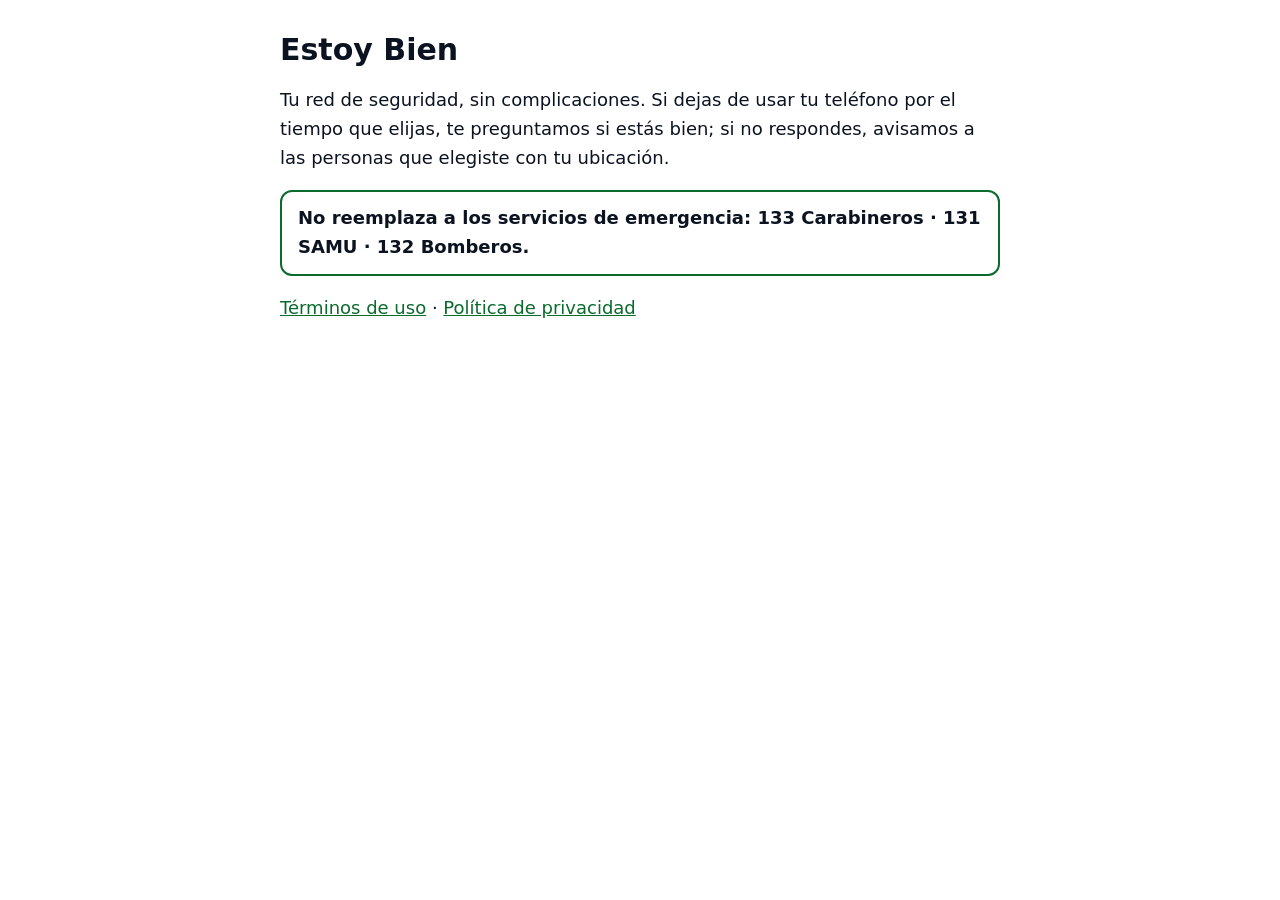
<file: index.html>
<!doctype html><html lang="es"><head><meta charset="utf-8"><meta name="viewport" content="width=device-width,initial-scale=1">
<title>Estoy Bien</title><link rel="stylesheet" href="legal.css"></head><body><main>
<h1>Estoy Bien</h1>
<p>Tu red de seguridad, sin complicaciones. Si dejas de usar tu teléfono por el tiempo que elijas, te preguntamos si estás bien; si no respondes, avisamos a las personas que elegiste con tu ubicación.</p>
<p class="box">No reemplaza a los servicios de emergencia: 133 Carabineros · 131 SAMU · 132 Bomberos.</p>
<p><a href="terminos/">Términos de uso</a> · <a href="privacidad/">Política de privacidad</a></p>
</main></body></html>
</file>
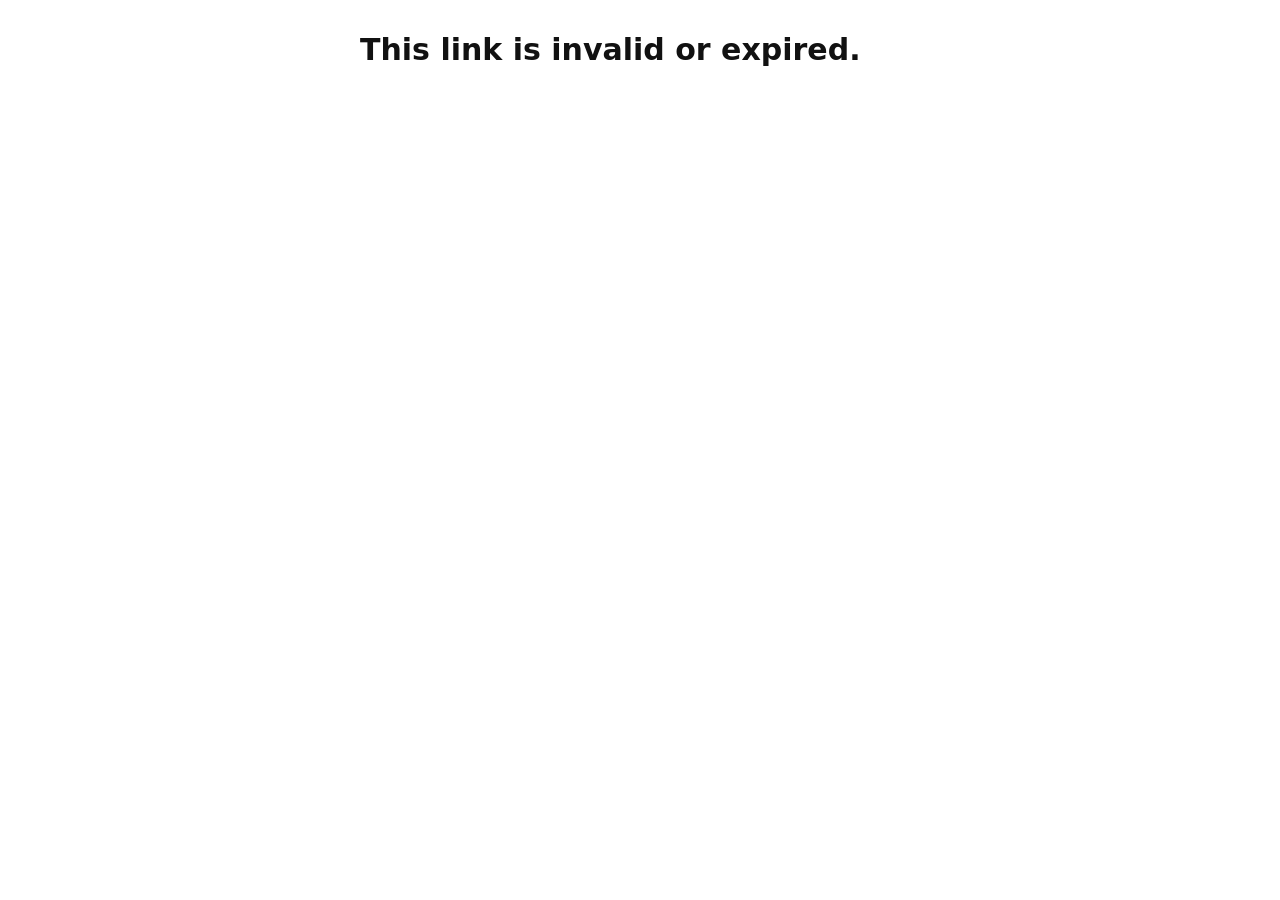
<file: i/index.html>
<!doctype html>
<html lang="es">
<head>
<meta charset="utf-8"><meta name="viewport" content="width=device-width,initial-scale=1">
<meta name="robots" content="noindex"><meta name="referrer" content="no-referrer">
<title>Estoy Bien · Invitación</title>
<style>
  :root{--bg:#fff;--fg:#111;--muted:#555;--ok:#0a6b2d;--no:#8a1c1c;--card:#f3f4f6}
  @media (prefers-color-scheme:dark){:root{--bg:#0d0d0d;--fg:#f5f5f5;--muted:#bbb;--ok:#3ecf73;--no:#ff7a7a;--card:#1c1c1c}}
  body{margin:0;background:var(--bg);color:var(--fg);font:20px/1.5 system-ui,-apple-system,Segoe UI,Roboto,sans-serif}
  main{max-width:560px;margin:0 auto;padding:24px 16px}
  h1{font-size:30px;line-height:1.2;margin:8px 0 16px}
  .card{background:var(--card);border-radius:16px;padding:20px;margin:16px 0}
  button{display:block;width:100%;min-height:64px;margin:12px 0;border:0;border-radius:14px;font:700 22px system-ui;cursor:pointer}
  .yes{background:var(--ok);color:#fff}.nope{background:transparent;color:var(--no);border:2px solid var(--no)}
  small{color:var(--muted)}
</style>
</head>
<body><main id="app"><p>Cargando…</p></main>
<script src="../config.js"></script>
<script>
const T = {
  es: { title: n => `${n} te eligió como contacto de emergencia`,
        body: n => `Si ${n} deja de usar su teléfono por el tiempo que definió, o presiona su botón de pánico, te enviaremos un mensaje con su última ubicación, batería y datos útiles para ayudarle.`,
        what: "Solo recibirás mensajes en una emergencia (y una prueba ocasional). Puedes dejar de ser contacto cuando quieras.",
        yes: "Acepto ser contacto de emergencia", no: "No puedo aceptar",
        accepted: n => `¡Gracias! Ahora eres contacto de emergencia de ${n}.`, declined: "Entendido. No recibirás mensajes.",
        invalid: "Este enlace no es válido o expiró.", privacy: "Tus datos (nombre y teléfono) solo se usan para avisarte en una emergencia. Ley 19.628." },
  en: { title: n => `${n} chose you as an emergency contact`,
        body: n => `If ${n} stops using their phone for the time they set, or presses their panic button, we'll text you their last location, battery and useful details.`,
        what: "You'll only get messages in an emergency (and an occasional test). You can opt out anytime.",
        yes: "I accept", no: "I can't accept",
        accepted: n => `Thank you! You're now ${n}'s emergency contact.`, declined: "Understood. You won't receive messages.",
        invalid: "This link is invalid or expired.", privacy: "Your name and phone are only used to alert you in an emergency." },
};
const token = location.hash.slice(1);
const app = document.getElementById('app');
const api = (body) => fetch(ESTOYBIEN.apiUrl, { method: 'POST',
  headers: { 'Content-Type': 'application/json', apikey: ESTOYBIEN.anonKey }, body: JSON.stringify({ ...body, token }) })
  .then(r => r.ok ? r.json() : null).catch(() => null);
const esc = s => String(s ?? '').replace(/[&<>"']/g, c => ({'&':'&amp;','<':'&lt;','>':'&gt;','"':'&quot;',"'":'&#39;'}[c]));

(async () => {
  const d = await api({ action: 'invite_get' });
  const t = T[(d && d.locale) || (navigator.language.startsWith('en') ? 'en' : 'es')];
  if (!d) { app.innerHTML = `<h1>${t.invalid}</h1>`; return; }
  document.documentElement.lang = d.locale;
  const name = esc(d.user_name || '—');
  const render = (status) => {
    if (status === 'accepted') { app.innerHTML = `<h1>✅ ${t.accepted(name)}</h1>`; return; }
    if (status === 'declined') { app.innerHTML = `<h1>${t.declined}</h1><button class="yes" id="y">${t.yes}</button>`;
      document.getElementById('y').onclick = () => answer(true); return; }
    app.innerHTML = `<h1>${t.title(name)}</h1><div class="card"><p>${t.body(name)}</p><p>${t.what}</p></div>
      <button class="yes" id="y">${t.yes}</button><button class="nope" id="n">${t.no}</button><small>${t.privacy}</small>`;
    document.getElementById('y').onclick = () => answer(true);
    document.getElementById('n').onclick = () => answer(false);
  };
  const answer = async (accept) => { const r = await api({ action: 'invite_respond', accept }); if (r && r.ok) render(r.status); };
  render(d.status);
})();
</script>
</body></html>
</file>
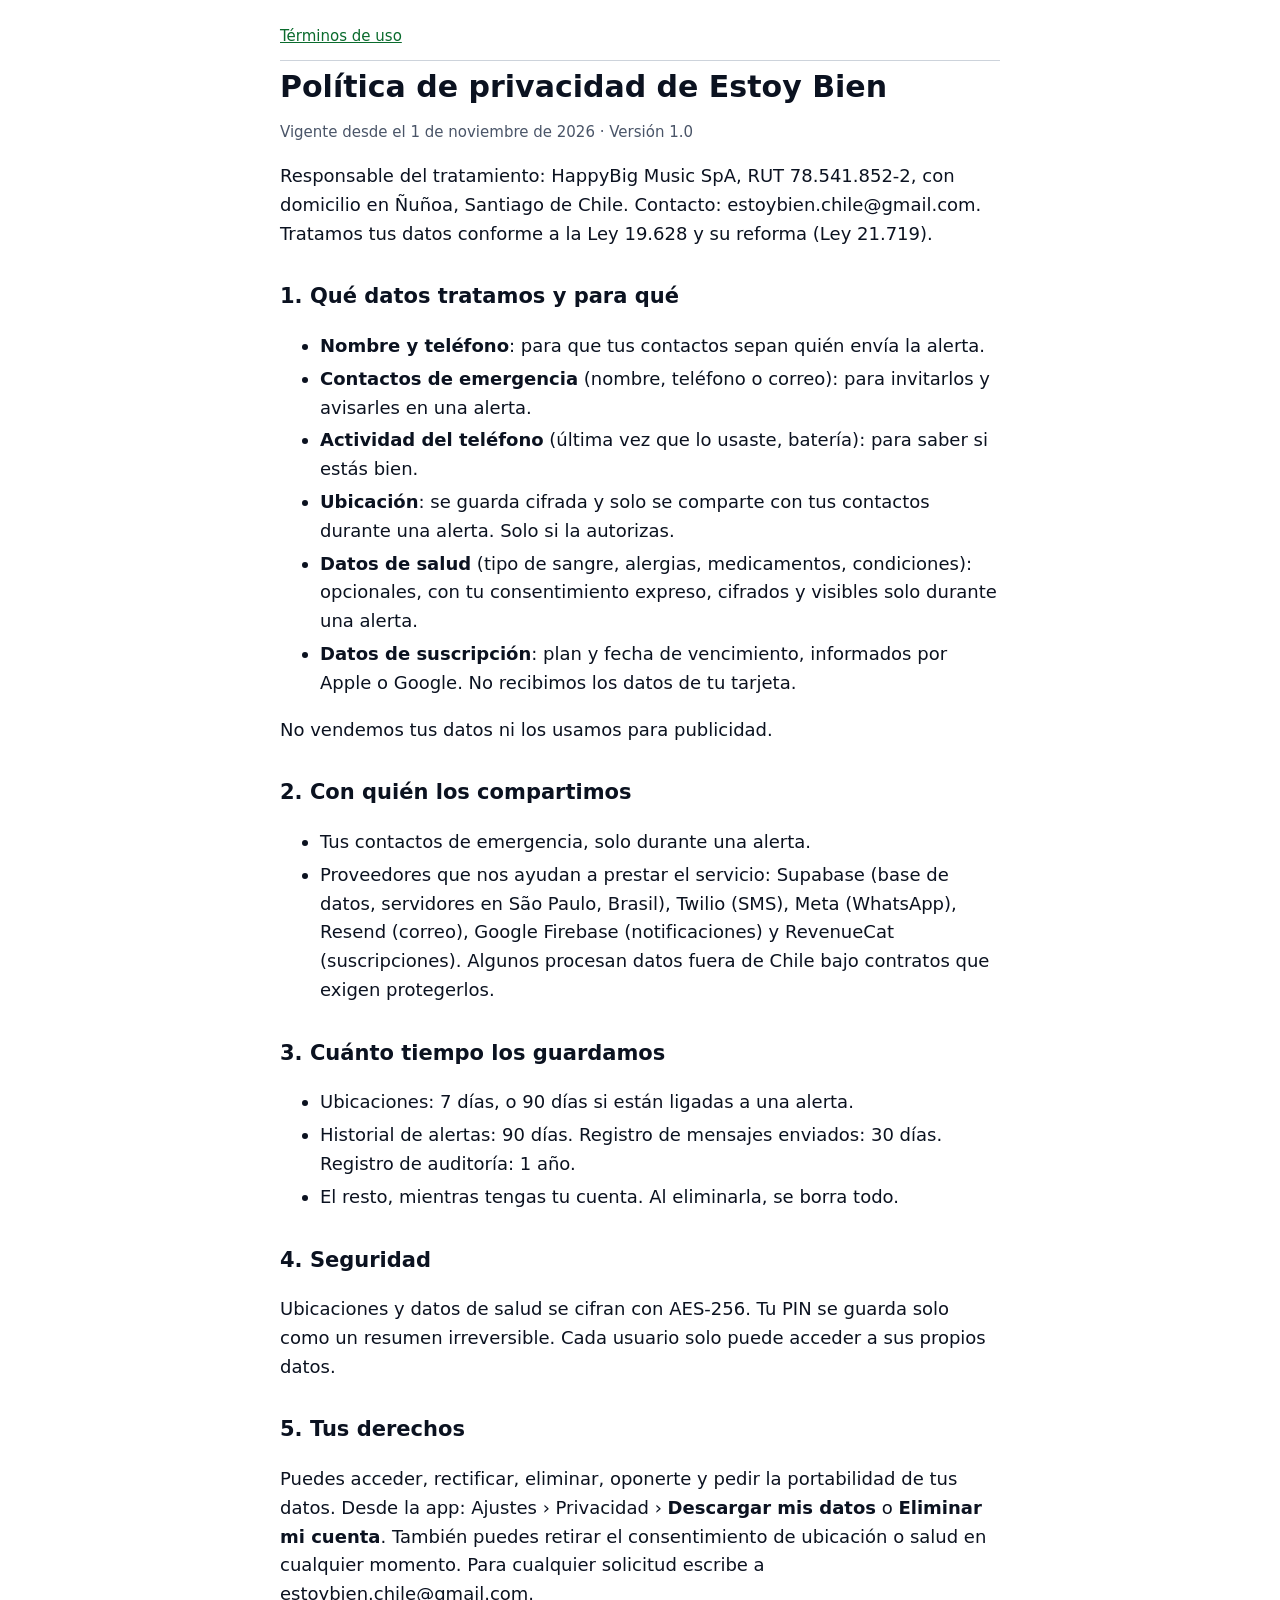
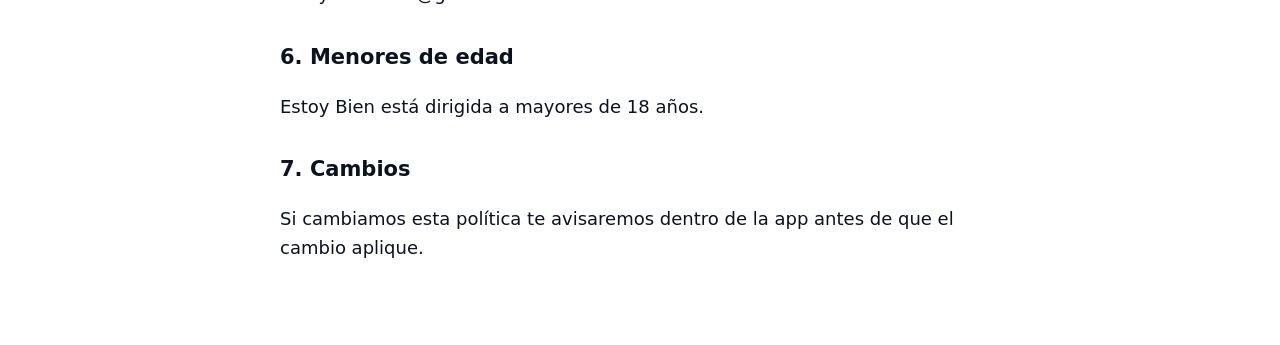
<file: privacidad/index.html>
<!doctype html><html lang="es"><head><meta charset="utf-8"><meta name="viewport" content="width=device-width,initial-scale=1">
<title>Política de privacidad · Estoy Bien</title><link rel="stylesheet" href="../legal.css"></head><body><main>
<nav><a href="../terminos/">Términos de uso</a></nav>
<h1>Política de privacidad de Estoy Bien</h1>
<p class="meta">Vigente desde el 1 de noviembre de 2026 · Versión 1.0</p>

<p>Responsable del tratamiento: HappyBig Music SpA, RUT 78.541.852-2, con domicilio en Ñuñoa, Santiago de Chile. Contacto: <span>estoybien.chile@gmail.com</span>. Tratamos tus datos conforme a la Ley 19.628 y su reforma (Ley 21.719).</p>

<h2>1. Qué datos tratamos y para qué</h2>
<ul>
<li><b>Nombre y teléfono</b>: para que tus contactos sepan quién envía la alerta.</li>
<li><b>Contactos de emergencia</b> (nombre, teléfono o correo): para invitarlos y avisarles en una alerta.</li>
<li><b>Actividad del teléfono</b> (última vez que lo usaste, batería): para saber si estás bien.</li>
<li><b>Ubicación</b>: se guarda cifrada y solo se comparte con tus contactos durante una alerta. Solo si la autorizas.</li>
<li><b>Datos de salud</b> (tipo de sangre, alergias, medicamentos, condiciones): opcionales, con tu consentimiento expreso, cifrados y visibles solo durante una alerta.</li>
<li><b>Datos de suscripción</b>: plan y fecha de vencimiento, informados por Apple o Google. No recibimos los datos de tu tarjeta.</li>
</ul>
<p>No vendemos tus datos ni los usamos para publicidad.</p>

<h2>2. Con quién los compartimos</h2>
<ul>
<li>Tus contactos de emergencia, solo durante una alerta.</li>
<li>Proveedores que nos ayudan a prestar el servicio: Supabase (base de datos, servidores en São Paulo, Brasil), Twilio (SMS), Meta (WhatsApp), Resend (correo), Google Firebase (notificaciones) y RevenueCat (suscripciones). Algunos procesan datos fuera de Chile bajo contratos que exigen protegerlos.</li>
</ul>

<h2>3. Cuánto tiempo los guardamos</h2>
<ul>
<li>Ubicaciones: 7 días, o 90 días si están ligadas a una alerta.</li>
<li>Historial de alertas: 90 días. Registro de mensajes enviados: 30 días. Registro de auditoría: 1 año.</li>
<li>El resto, mientras tengas tu cuenta. Al eliminarla, se borra todo.</li>
</ul>

<h2>4. Seguridad</h2>
<p>Ubicaciones y datos de salud se cifran con AES-256. Tu PIN se guarda solo como un resumen irreversible. Cada usuario solo puede acceder a sus propios datos.</p>

<h2>5. Tus derechos</h2>
<p>Puedes acceder, rectificar, eliminar, oponerte y pedir la portabilidad de tus datos. Desde la app: Ajustes › Privacidad › <b>Descargar mis datos</b> o <b>Eliminar mi cuenta</b>. También puedes retirar el consentimiento de ubicación o salud en cualquier momento. Para cualquier solicitud escribe a <span>estoybien.chile@gmail.com</span>.</p>

<h2>6. Menores de edad</h2>
<p>Estoy Bien está dirigida a mayores de 18 años.</p>

<h2>7. Cambios</h2>
<p>Si cambiamos esta política te avisaremos dentro de la app antes de que el cambio aplique.</p>
</main></body></html>
</file>
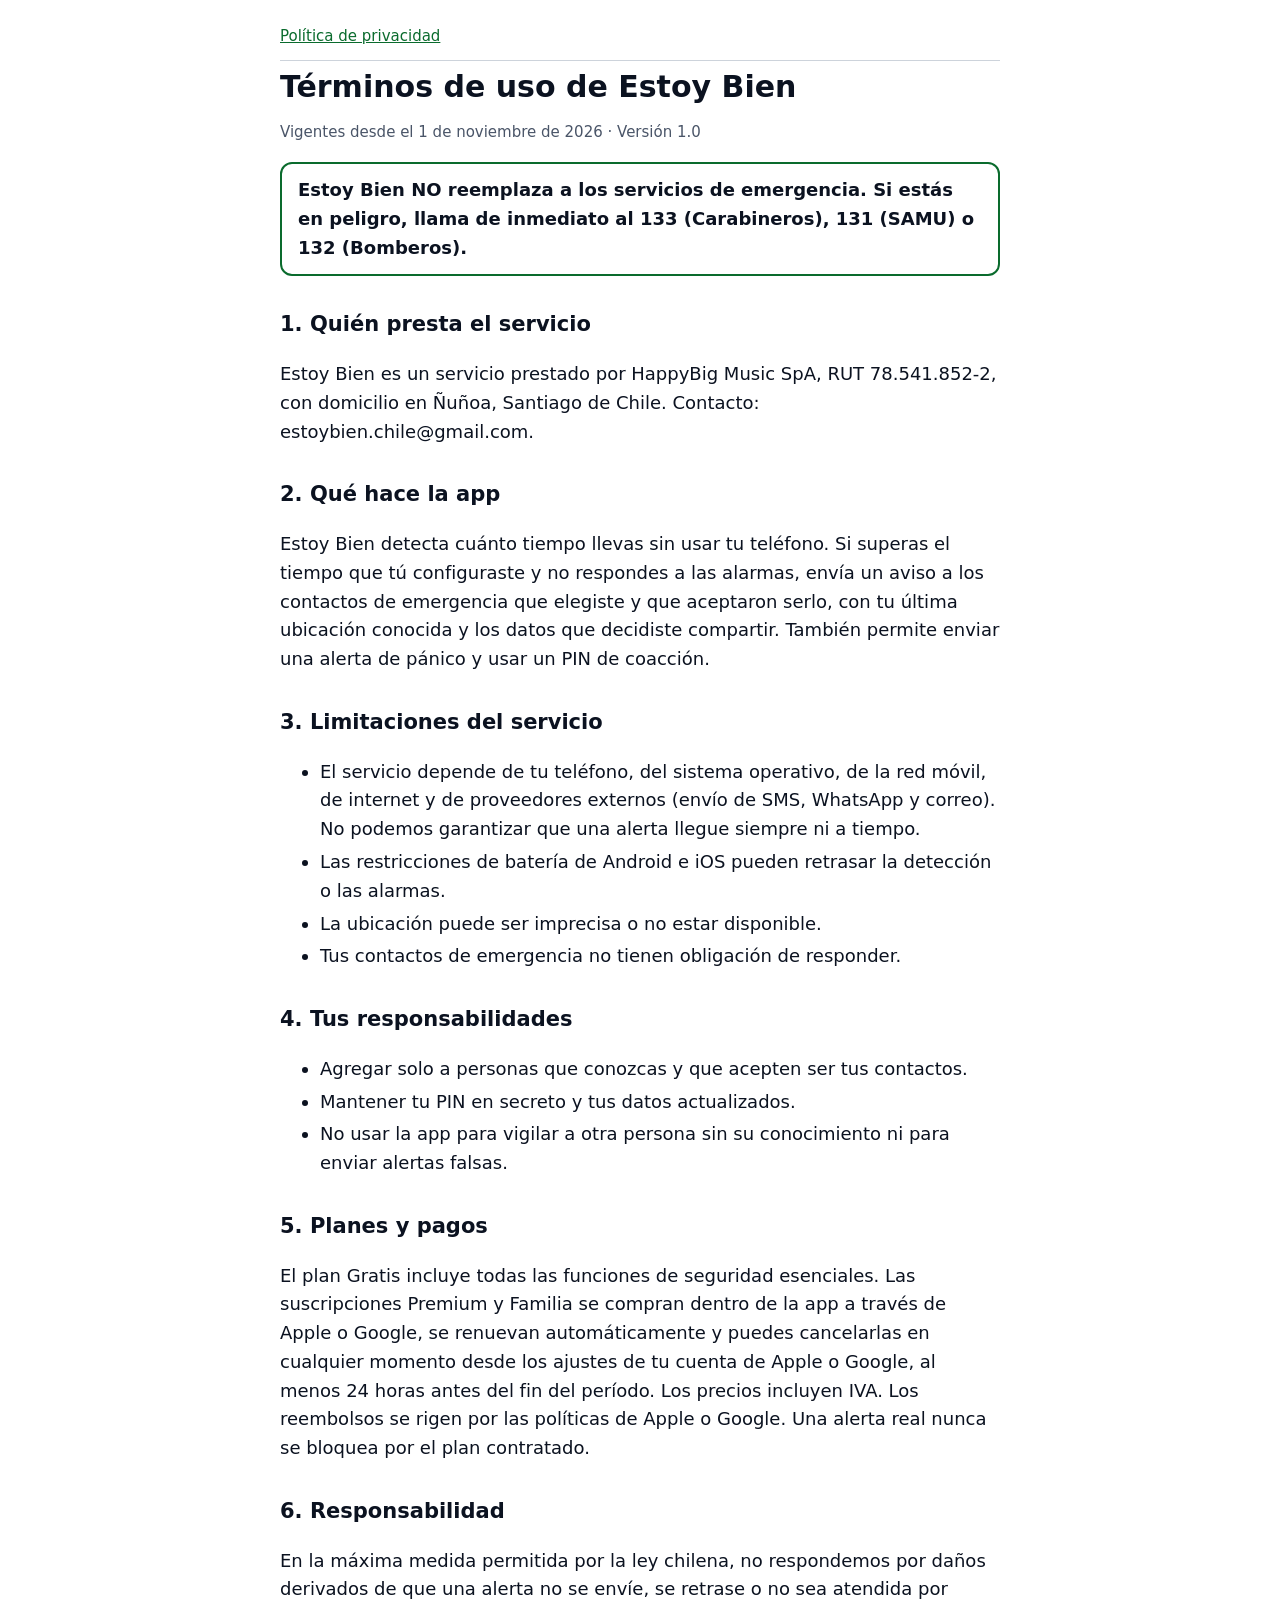
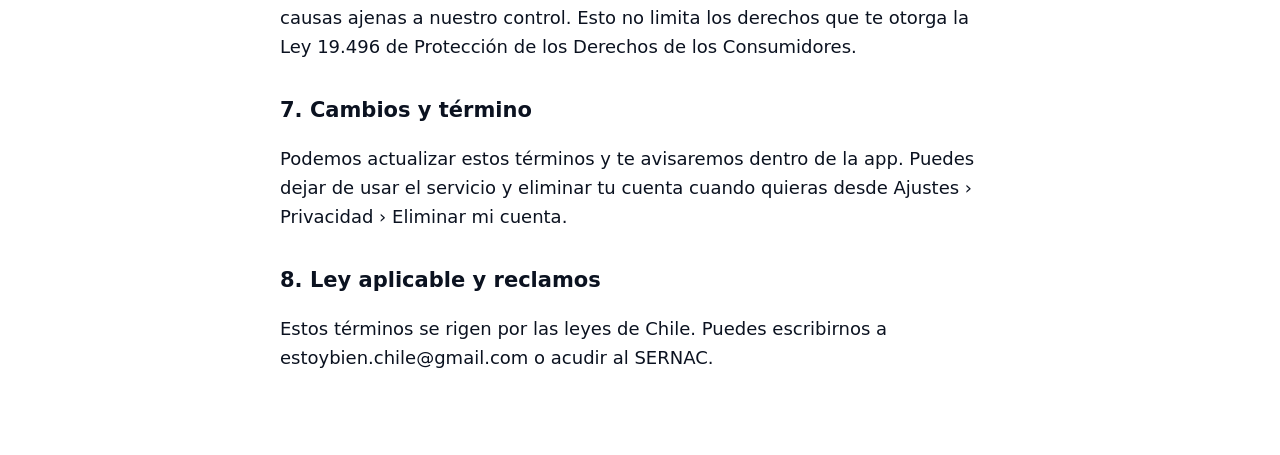
<file: terminos/index.html>
<!doctype html><html lang="es"><head><meta charset="utf-8"><meta name="viewport" content="width=device-width,initial-scale=1">
<title>Términos de uso · Estoy Bien</title><link rel="stylesheet" href="../legal.css"></head><body><main>
<nav><a href="../privacidad/">Política de privacidad</a></nav>
<h1>Términos de uso de Estoy Bien</h1>
<p class="meta">Vigentes desde el 1 de noviembre de 2026 · Versión 1.0</p>

<p class="box">Estoy Bien NO reemplaza a los servicios de emergencia. Si estás en peligro, llama de inmediato al 133 (Carabineros), 131 (SAMU) o 132 (Bomberos).</p>

<h2>1. Quién presta el servicio</h2>
<p>Estoy Bien es un servicio prestado por HappyBig Music SpA, RUT 78.541.852-2, con domicilio en Ñuñoa, Santiago de Chile. Contacto: <span id="contact">estoybien.chile@gmail.com</span>.</p>

<h2>2. Qué hace la app</h2>
<p>Estoy Bien detecta cuánto tiempo llevas sin usar tu teléfono. Si superas el tiempo que tú configuraste y no respondes a las alarmas, envía un aviso a los contactos de emergencia que elegiste y que aceptaron serlo, con tu última ubicación conocida y los datos que decidiste compartir. También permite enviar una alerta de pánico y usar un PIN de coacción.</p>

<h2>3. Limitaciones del servicio</h2>
<ul>
<li>El servicio depende de tu teléfono, del sistema operativo, de la red móvil, de internet y de proveedores externos (envío de SMS, WhatsApp y correo). No podemos garantizar que una alerta llegue siempre ni a tiempo.</li>
<li>Las restricciones de batería de Android e iOS pueden retrasar la detección o las alarmas.</li>
<li>La ubicación puede ser imprecisa o no estar disponible.</li>
<li>Tus contactos de emergencia no tienen obligación de responder.</li>
</ul>

<h2>4. Tus responsabilidades</h2>
<ul>
<li>Agregar solo a personas que conozcas y que acepten ser tus contactos.</li>
<li>Mantener tu PIN en secreto y tus datos actualizados.</li>
<li>No usar la app para vigilar a otra persona sin su conocimiento ni para enviar alertas falsas.</li>
</ul>

<h2>5. Planes y pagos</h2>
<p>El plan Gratis incluye todas las funciones de seguridad esenciales. Las suscripciones Premium y Familia se compran dentro de la app a través de Apple o Google, se renuevan automáticamente y puedes cancelarlas en cualquier momento desde los ajustes de tu cuenta de Apple o Google, al menos 24 horas antes del fin del período. Los precios incluyen IVA. Los reembolsos se rigen por las políticas de Apple o Google. Una alerta real nunca se bloquea por el plan contratado.</p>

<h2>6. Responsabilidad</h2>
<p>En la máxima medida permitida por la ley chilena, no respondemos por daños derivados de que una alerta no se envíe, se retrase o no sea atendida por causas ajenas a nuestro control. Esto no limita los derechos que te otorga la Ley 19.496 de Protección de los Derechos de los Consumidores.</p>

<h2>7. Cambios y término</h2>
<p>Podemos actualizar estos términos y te avisaremos dentro de la app. Puedes dejar de usar el servicio y eliminar tu cuenta cuando quieras desde Ajustes › Privacidad › Eliminar mi cuenta.</p>

<h2>8. Ley aplicable y reclamos</h2>
<p>Estos términos se rigen por las leyes de Chile. Puedes escribirnos a <span>estoybien.chile@gmail.com</span> o acudir al SERNAC.</p>
</main></body></html>
</file>
<file: legal.css>
:root{--bg:#fff;--fg:#0B1220;--muted:#4A5568;--accent:#0A6B2D;--rule:#CDD3DB}
@media (prefers-color-scheme:dark){:root{--bg:#0D1117;--fg:#F5F7FA;--muted:#C9D1DC;--accent:#3ECF73;--rule:#2A3341}}
body{margin:0;background:var(--bg);color:var(--fg);font:18px/1.6 system-ui,-apple-system,"Segoe UI",Roboto,sans-serif}
main{max-width:720px;margin:0 auto;padding:24px 16px 64px}
h1{font-size:30px;line-height:1.2;margin:8px 0 4px} h2{font-size:21px;margin:32px 0 8px}
.meta{color:var(--muted);font-size:15px} a{color:var(--accent)} li{margin:4px 0}
.box{border:2px solid var(--accent);border-radius:12px;padding:12px 16px;font-weight:600}
nav{font-size:15px;border-bottom:1px solid var(--rule);padding-bottom:12px}
</file>
